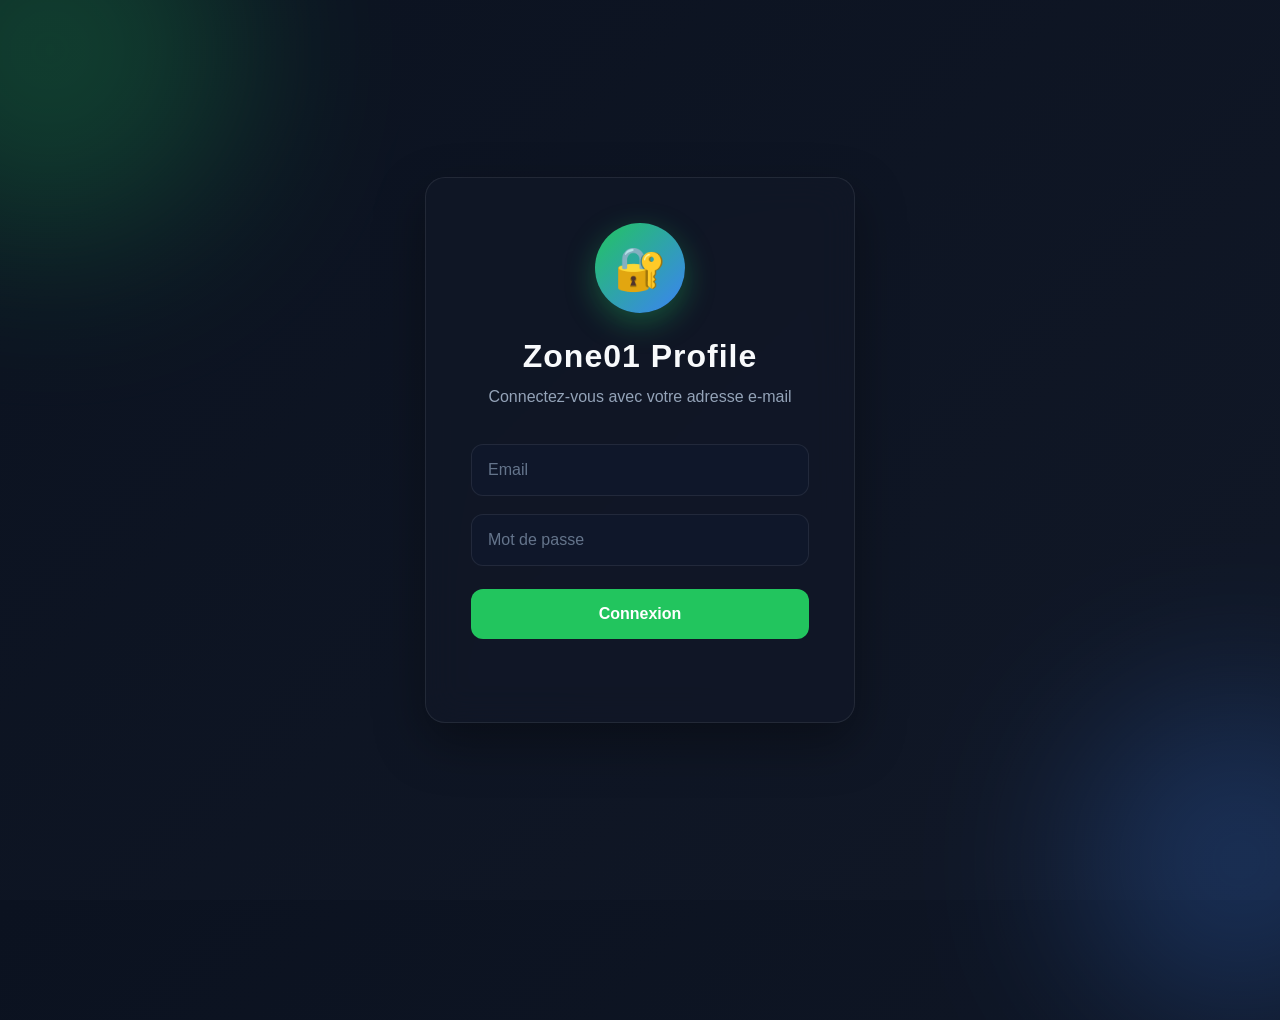
<file: index.html>
<!doctype html>
<html lang="fr">
  <head>
    <meta charset="UTF-8" />
    <meta name="viewport" content="width=device-width, initial-scale=1.0" />
    <title>Connexion Zone01</title>

    <link rel="stylesheet" href="assets/login.css" />
  </head>
  <body>

    <div class="background-circle circle1"></div>
    <div class="background-circle circle2"></div>

    <div class="login-container">

    <div class="login-card">

        <div class="logo">🔐</div>

        <h1>Zone01 Profile</h1>

        <p class="subtitle">
            Connectez-vous avec votre adresse e-mail
        </p>

        <input
            type="text"
            id="login"
            placeholder="Email"
        />

        <input
            type="password"
            id="password"
            placeholder="Mot de passe"
        />

        <button onclick="login()">
            Connexion
        </button>

        <p id="error"></p>

    </div>

    <script src="js/auth.js"></script>
  </body>
</html>
</file>
<file: assets/login.css>
:root {
  --primary: #22c55e;
  --primary-hover: #16a34a;

  --danger: #ef4444;

  --card: rgba(17, 24, 39, 0.78);

  --border: rgba(255, 255, 255, 0.08);

  --text: #f8fafc;
  --text-secondary: #94a3b8;

  --shadow: 0 20px 50px rgba(0, 0, 0, 0.35);
}

* {
  margin: 0;
  padding: 0;
  box-sizing: border-box;
}

body {
  min-height: 100vh;

  display: flex;

  justify-content: center;

  align-items: center;

  overflow: hidden;

  font-family: Inter, Arial, sans-serif;

  background: linear-gradient(135deg, #0b1220, #111827);

  color: var(--text);

  position: relative;
}

/* ---------------- BACKGROUND ---------------- */

.background-circle {
  position: absolute;

  border-radius: 50%;

  filter: blur(90px);

  opacity: 0.25;

  z-index: 0;
}

.circle1 {
  width: 380px;
  height: 380px;

  background: #22c55e;

  top: -140px;
  left: -140px;
}

.circle2 {
  width: 320px;
  height: 320px;

  background: #3b82f6;

  right: -120px;
  bottom: -120px;
}

/* ---------------- LOGIN ---------------- */

.login-container {
  width: 100%;

  display: flex;

  justify-content: center;

  align-items: center;

  z-index: 2;
}

.login-card {
  width: 430px;

  padding: 45px;

  border-radius: 20px;

  background: var(--card);

  backdrop-filter: blur(18px);

  border: 1px solid var(--border);

  box-shadow: var(--shadow);

  animation: fadeIn 0.8s ease;
}

/* ---------------- LOGO ---------------- */

.logo {
  width: 90px;
  height: 90px;

  margin: auto;

  margin-bottom: 25px;

  border-radius: 50%;

  display: flex;

  justify-content: center;

  align-items: center;

  font-size: 42px;

  background: linear-gradient(135deg, #22c55e, #3b82f6);

  box-shadow: 0 10px 30px rgba(34, 197, 94, 0.35);
}

/* ---------------- TITRES ---------------- */

.login-card h1 {
  text-align: center;

  font-size: 2rem;

  margin-bottom: 10px;

  letter-spacing: 1px;
}

.subtitle {
  text-align: center;

  color: var(--text-secondary);

  margin-bottom: 35px;

  line-height: 1.5;
}

/* ---------------- INPUTS ---------------- */

input {
  width: 100%;

  padding: 16px;

  margin-bottom: 18px;

  border-radius: 12px;

  border: 1px solid var(--border);

  background: #0f172a;

  color: white;

  font-size: 16px;

  outline: none;

  transition: 0.25s;
}

input::placeholder {
  color: #64748b;
}

input:focus {
  border-color: var(--primary);

  transform: scale(1.02);

  box-shadow: 0 0 18px rgba(34, 197, 94, 0.25);
}

/* ---------------- BOUTON ---------------- */

button {
  width: 100%;

  padding: 16px;

  margin-top: 5px;

  border: none;

  border-radius: 12px;

  background: var(--primary);

  color: white;

  font-size: 16px;

  font-weight: 600;

  cursor: pointer;

  transition: 0.25s;
}

button:hover {
  background: var(--primary-hover);

  transform: translateY(-2px);

  box-shadow: 0 10px 25px rgba(34, 197, 94, 0.35);
}

button:active {
  transform: translateY(0);
}

/* ---------------- ERREUR ---------------- */

#error {
  margin-top: 18px;

  min-height: 20px;

  text-align: center;

  color: var(--danger);

  font-size: 0.95rem;
}

/* ---------------- ANIMATION ---------------- */

@keyframes fadeIn {
  from {
    opacity: 0;

    transform: translateY(35px) scale(0.97);
  }

  to {
    opacity: 1;

    transform: translateY(0) scale(1);
  }
}

/* ---------------- RESPONSIVE ---------------- */

@media (max-width: 600px) {
  .login-card {
    width: 90%;

    padding: 35px 25px;
  }

  .logo {
    width: 75px;
    height: 75px;

    font-size: 36px;
  }

  .login-card h1 {
    font-size: 1.7rem;
  }
}
</file>
<file: assets/variables.css>
:root {
  --bg: #0b1220;
  --sidebar: #111827;
  --card: #1f2937;
  --graph: #0f172a;

  --primary: #22c55e;
  --primary-hover: #16a34a;

  --danger: #ef4444;

  --text: #f8fafc;
  --text-secondary: #94a3b8;

  --border: #334155;

  --shadow: 0 10px 25px rgba(0, 0, 0, 0.25);

  --radius: 16px;
}
</file>
<file: assets/profile.css>
* {
  margin: 0;
  padding: 0;
  box-sizing: border-box;
}

html {
  scroll-behavior: smooth;
}

body {
  background: var(--bg);

  color: var(--text);

  font-family: Inter, Arial, sans-serif;
}

.sidebar {
  position: fixed;

  left: 0;
  top: 0;

  width: 240px;

  height: 100vh;

  background: var(--sidebar);

  border-right: 1px solid var(--border);

  padding: 30px;
}

.sidebar h2 {
  color: var(--primary);

  margin-bottom: 40px;
}

.sidebar nav {
  display: flex;

  flex-direction: column;

  gap: 15px;
}

.sidebar a {
  text-decoration: none;

  color: white;

  padding: 12px;

  border-radius: 10px;

  transition: 0.3s;
}

.sidebar a:hover {
  background: rgba(34, 197, 94, 0.15);
}

main {
  margin-left: 240px;

  padding: 30px;
}

header {
  display: flex;

  justify-content: space-between;

  align-items: center;

  margin-bottom: 30px;
}

header button {
  background: var(--danger);

  border: none;

  color: white;

  padding: 10px 15px;

  border-radius: 10px;

  cursor: pointer;
}

.card {
  background: var(--card);

  border-radius: var(--radius);

  padding: 25px;

  box-shadow: var(--shadow);

  border: 1px solid var(--border);
}

.profile-card {
  display: flex;

  align-items: center;

  gap: 20px;

  margin-bottom: 25px;
}

#piscine {
  margin-top: 40px;
}

.avatar {
  width: 90px;

  height: 90px;

  border-radius: 50%;

  background: linear-gradient(135deg, var(--primary), #3b82f6);

  display: flex;

  align-items: center;

  justify-content: center;

  font-size: 36px;

  font-weight: bold;
}

.dashboard {
  display: grid;

  grid-template-columns: repeat(3, 1fr);

  gap: 20px;

  margin-bottom: 25px;
}

.dashboard h1 {
  margin-top: 15px;

  color: var(--primary);
}

.graphs {
  display: grid;

  grid-template-columns: repeat(2, 1fr);

  gap: 20px;
}

.graph-full {
  grid-column: 1 / span 2;
}

.half-card {
  grid-column: span 1;
}

.table-container {
  max-height: 320px;

  overflow-y: auto;

  margin-top: 20px;
}

table {
  width: 100%;

  border-collapse: collapse;
}

thead {
  position: sticky;

  top: 0;

  background: #111827;
}

th {
  padding: 12px;

  text-align: left;

  color: var(--primary);

  border-bottom: 1px solid var(--border);
}

td {
  padding: 10px;

  border-bottom: 1px solid rgba(255, 255, 255, 0.05);
}

tbody tr:hover {
  background: rgba(255, 255, 255, 0.05);
}

svg {
  width: 100%;

  height: 320px;

  background: var(--graph);

  border-radius: 10px;

  margin-top: 15px;
}

polyline {
  stroke-dasharray: 2000;

  stroke-dashoffset: 2000;

  animation: drawLine 2s ease forwards;
}

@keyframes drawLine {
  to {
    stroke-dashoffset: 0;
  }
}

@media (max-width: 900px) {
  .sidebar {
    position: relative;

    width: 100%;

    height: auto;
  }

  main {
    margin-left: 0;
  }

  .dashboard {
    grid-template-columns: 1fr;
  }

  .graphs {
    grid-template-columns: 1fr;
  }

  .graph-full {
    grid-column: auto;
  }

  header {
    flex-direction: column;

    gap: 15px;
  }

  .profile-card {
    flex-direction: column;

    text-align: center;
  }
}
</file>
